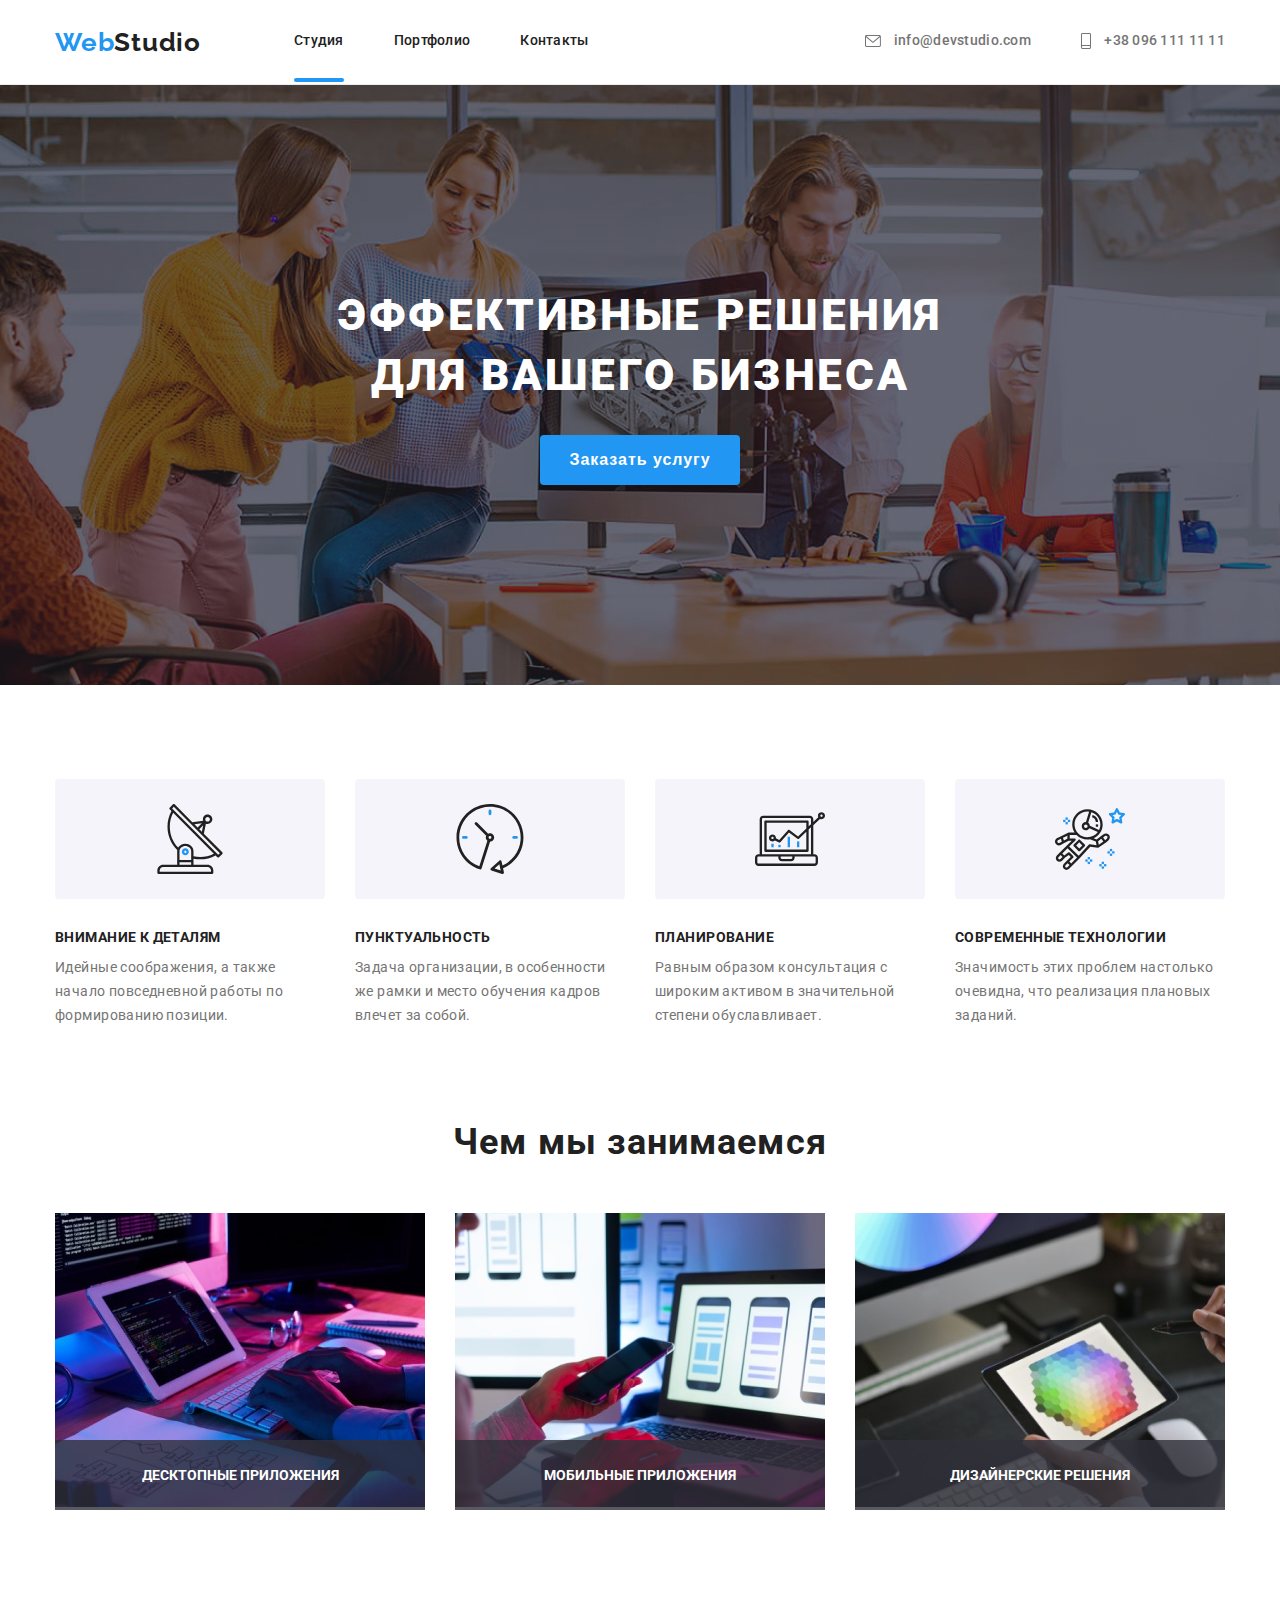
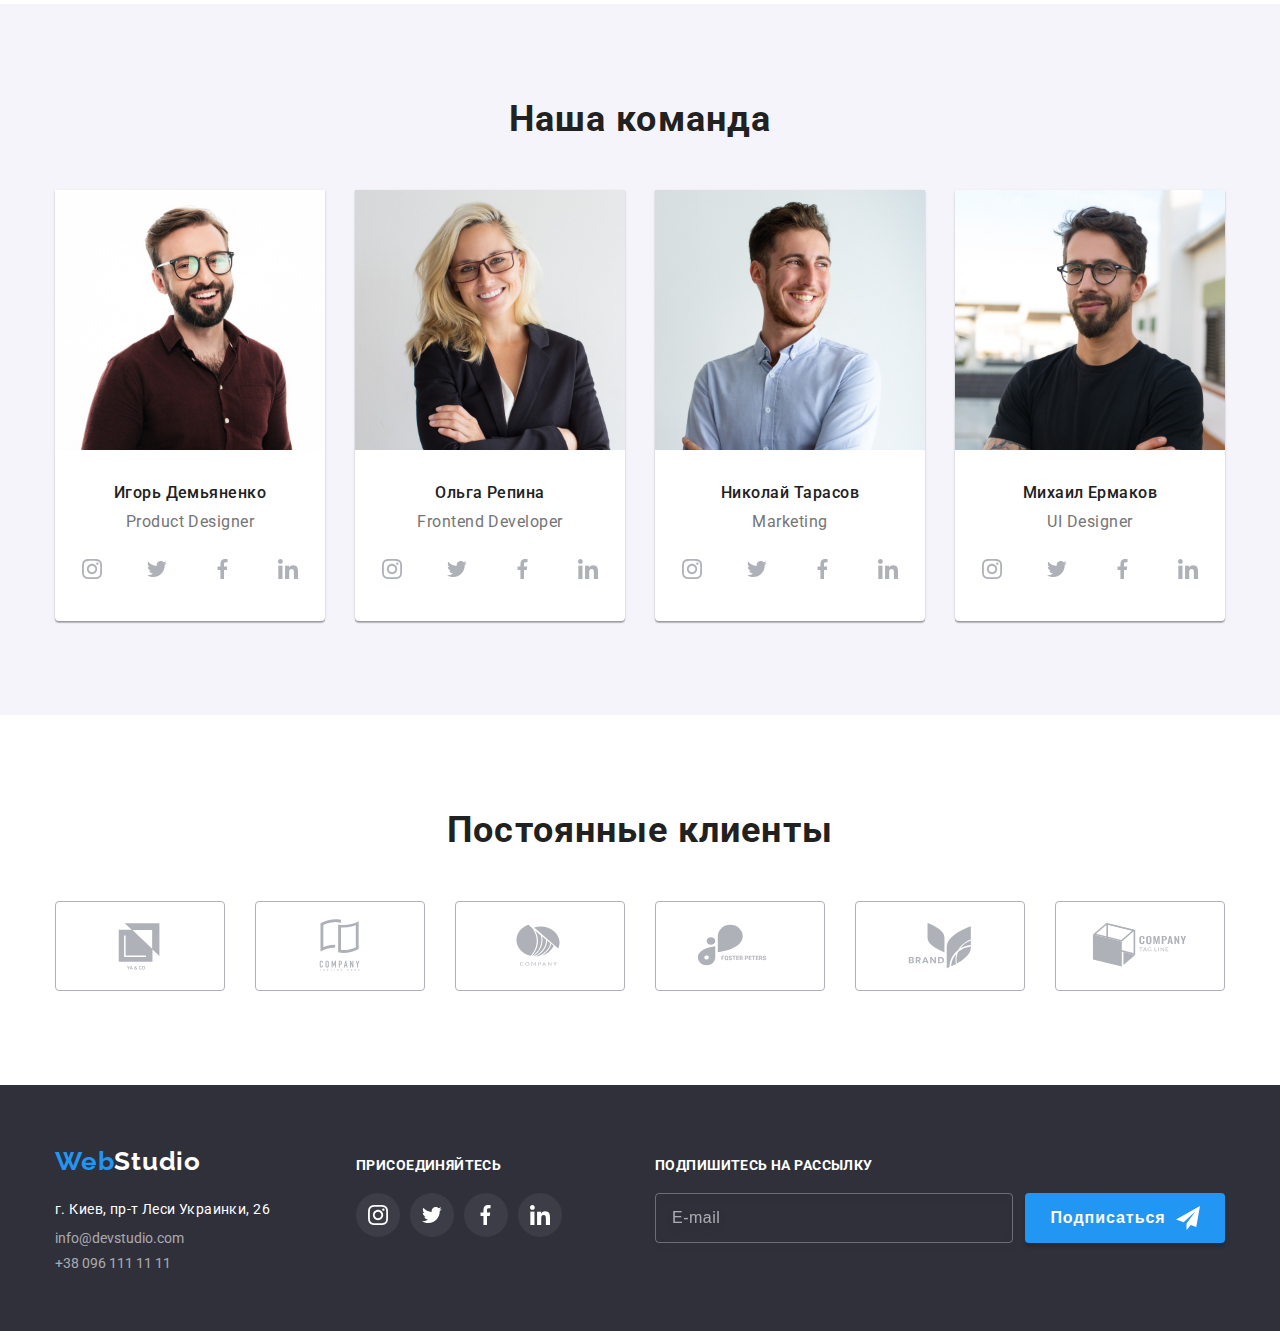
<file: index.html>
<!DOCTYPE html>
<html lang="ru">
  <head>
    <meta charset="UTF-8" />
    <meta http-equiv="X-UA-Compatible" content="IE=edge" />
    <meta name="viewport" content="width=device-width, initial-scale=1.0" />
    <title>WebStudio</title>
    <link rel="preconnect" href="https://fonts.googleapis.com" />
    <link rel="preconnect" href="https://fonts.gstatic.com" crossorigin />
    <link
      href="https://fonts.googleapis.com/css2?family=Raleway:wght@700&family=Roboto:wght@400;500;700;900&display=swap"
      rel="stylesheet"
    />
    <link rel="stylesheet" href="./css/reset.css" />
    <link rel="stylesheet" href="./css/style.css" />
  </head>
  <body>
    <header>
      <div class="container header-container">
        <nav class="nav">
          <a lang="en" href="./index.html" class="logo"
            >Web<span class="color-black">Studio</span></a
          >
          <ul class="links">
            <li><a class="active" href="./index.html">Студия</a></li>
            <li><a href="./portfolio.html">Портфолио</a></li>
            <li><a href="">Контакты</a></li>
          </ul>
        </nav>
        <ul class="contacts">
          <li class="contact-item">
            <a class="contact-mail" href="mailto:info@devstudio.com">
              <svg class="contacts-icon" width="16" height="12">
                <use href="./images/icons.svg#icon-mail"></use>
              </svg>
              info@devstudio.com</a
            >
          </li>
          <li class="contact-item">
            <a class="contact-mail" href="tel:+380961111111">
              <svg class="contacts-icon" width="10" height="16">
                <use href="./images/icons.svg#icon-phone"></use>
              </svg>
              +38 096 111 11 11</a
            >
          </li>
        </ul>
      </div>
    </header>
    <main>
      <!-- ButtonBox hero -->
      <section class="hero">
        <h1 class="hero-title">Эффективные решения для вашего бизнеса</h1>
        <button type="button" class="hero-btn" data-modal-open>Заказать услугу</button>
      </section>
      <!-- Features -->
      <section class="feature-section">
        <h2 hidden>Наши преимущества</h2>
        <div class="container features-container">
          <ul class="list features-list">
            <li class="features-item">
              <div class="features-pic">
                <svg class="features-icon" width="70" height="70">
                  <use href="./images/icons.svg#icon-antena"></use>
                </svg>
              </div>
              <h3 class="title-features">Внимание к деталям</h3>
              <p class="discription-features">
                Идейные соображения, а также начало повседневной работы по формированию позиции.
              </p>
            </li>
            <li class="features-item">
              <div class="features-pic">
                <svg class="features-icon" width="70" height="70">
                  <use href="./images/icons.svg#icon-time"></use>
                </svg>
              </div>
              <h3 class="title-features">Пунктуальность</h3>
              <p class="discription-features">
                Задача организации, в особенности же рамки и место обучения кадров влечет за собой.
              </p>
            </li>
            <li class="features-item">
              <div class="features-pic">
                <svg class="features-icon" width="70" height="70">
                  <use href="./images/icons.svg#icon-graph"></use>
                </svg>
              </div>
              <h3 class="title-features">Планирование</h3>
              <p class="discription-features">
                Равным образом консультация с широким активом в значительной степени обуславливает.
              </p>
            </li>
            <li class="features-item">
              <div class="features-pic">
                <svg class="features-icon" width="70" height="70">
                  <use href="./images/icons.svg#icon-cosmo"></use>
                </svg>
              </div>
              <h3 class="title-features">Современные технологии</h3>
              <p class="discription-features">
                Значимость этих проблем настолько очевидна, что реализация плановых заданий.
              </p>
            </li>
          </ul>
        </div>
      </section>
      <!-- AboutUs -->
      <section class="section">
        <h2 class="about-title">Чем мы занимаемся</h2>
        <div class="container">
          <ul class="about-img-list">
            <li class="about-list-item">
              <img src="./images/box_1.jpg" alt="руки печатают" width="370" height="294" />
              <h3 class="services-list-title">Десктопные приложения</h3>
            </li>
            <li class="about-list-item">
              <img src="./images/box_2.jpg" alt="телефон" width="370" height="294" />
              <h3 class="services-list-title">Мобильные приложения</h3>
            </li>
            <li class="about-list-item">
              <img src="./images/box_3.jpg" alt="планшет" width="370" height="294" />
              <h3 class="services-list-title">Дизайнерские решения</h3>
            </li>
          </ul>
        </div>
      </section>
      <!-- OurTeam -->
      <section class="section team-section">
        <h2 class="title-team">Наша команда</h2>
        <div class="container our-team-container">
          <ul class="list list-team">
            <li class="team-card">
              <img src="./images/team_1.jpg" alt="дизайнер продукта" width="270" height="260" />
              <div class="description-card">
                <h3 class="team-mate">Игорь Демьяненко</h3>
                <p lang="en" class="team-position">Product Designer</p>
                <ul class="worker-social">
                  <li class="social-item">
                    <a class="social-link" href="https://www.instagram.com" target="_blank">
                      <svg class="social-network" width="20" height="20">
                        <use href="./images/icons.svg#icon-instagram"></use>
                      </svg>
                    </a>
                  </li>
                  <li class="social-item">
                    <a class="social-link" href="https://twitter.com" target="_blank">
                      <svg class="social-network" width="20" height="20">
                        <use href="./images/icons.svg#icon-twitter"></use>
                      </svg>
                    </a>
                  </li>
                  <li class="social-item">
                    <a class="social-link" href="https://www.facebook.com" target="_blank">
                      <svg class="social-network" width="20" height="20">
                        <use href="./images/icons.svg#icon-facebook"></use>
                      </svg>
                    </a>
                  </li>
                  <li class="social-item">
                    <a class="social-link" href="https://www.linkedin.com" target="_blank">
                      <svg class="social-network" width="20" height="20">
                        <use href="./images/icons.svg#icon-linkedin"></use>
                      </svg>
                    </a>
                  </li>
                </ul>
              </div>
            </li>
            <li class="team-card">
              <img src="./images/team_2.jpg" alt="фронтенд разработчик" width="270" height="260" />
              <div class="description-card">
                <h3 class="team-mate">Ольга Репина</h3>
                <p lang="en" class="team-position">Frontend Developer</p>
                <ul class="worker-social">
                  <li class="social-item">
                    <a class="social-link" href="https://www.instagram.com" target="_blank">
                      <svg class="social-network" width="20" height="20">
                        <use href="./images/icons.svg#icon-instagram"></use>
                      </svg>
                    </a>
                  </li>
                  <li class="social-item">
                    <a class="social-link" href="https://twitter.com" target="_blank">
                      <svg class="social-network" width="20" height="20">
                        <use href="./images/icons.svg#icon-twitter"></use>
                      </svg>
                    </a>
                  </li>
                  <li class="social-item">
                    <a class="social-link" href="https://www.facebook.com" target="_blank">
                      <svg class="social-network" width="20" height="20">
                        <use href="./images/icons.svg#icon-facebook"></use>
                      </svg>
                    </a>
                  </li>
                  <li class="social-item">
                    <a class="social-link" href="https://www.linkedin.com" target="_blank">
                      <svg class="social-network" width="20" height="20">
                        <use href="./images/icons.svg#icon-linkedin"></use>
                      </svg>
                    </a>
                  </li>
                </ul>
              </div>
            </li>
            <li class="team-card">
              <img src="./images/team_3.jpg" alt="маркетолог" width="270" height="260" />
              <div class="description-card">
                <h3 class="team-mate">Николай Тарасов</h3>
                <p lang="en" class="team-position">Marketing</p>
                <ul class="worker-social">
                  <li class="social-item">
                    <a class="social-link" href="https://www.instagram.com" target="_blank">
                      <svg class="social-network" width="20" height="20">
                        <use href="./images/icons.svg#icon-instagram"></use>
                      </svg>
                    </a>
                  </li>
                  <li class="social-item">
                    <a class="social-link" href="https://twitter.com" target="_blank">
                      <svg class="social-network" width="20" height="20">
                        <use href="./images/icons.svg#icon-twitter"></use>
                      </svg>
                    </a>
                  </li>
                  <li class="social-item">
                    <a class="social-link" href="https://www.facebook.com" target="_blank">
                      <svg class="social-network" width="20" height="20">
                        <use href="./images/icons.svg#icon-facebook"></use>
                      </svg>
                    </a>
                  </li>
                  <li class="social-item">
                    <a class="social-link" href="https://www.linkedin.com" target="_blank">
                      <svg class="social-network" width="20" height="20">
                        <use href="./images/icons.svg#icon-linkedin"></use>
                      </svg>
                    </a>
                  </li>
                </ul>
              </div>
            </li>
            <li class="team-card">
              <img src="./images/team_4.jpg" alt="дизайнер интерфейса" width="270" height="260" />
              <div class="description-card">
                <h3 class="team-mate">Михаил Ермаков</h3>
                <p lang="en" class="team-position">UI Designer</p>
                <ul class="worker-social">
                  <li class="social-item">
                    <a class="social-link" href="https://www.instagram.com" target="_blank">
                      <svg class="social-network" width="20" height="20">
                        <use href="./images/icons.svg#icon-instagram"></use>
                      </svg>
                    </a>
                  </li>
                  <li class="social-item">
                    <a class="social-link" href="https://twitter.com" target="_blank">
                      <svg class="social-network" width="20" height="20">
                        <use href="./images/icons.svg#icon-twitter"></use>
                      </svg>
                    </a>
                  </li>
                  <li class="social-item">
                    <a class="social-link" href="https://www.facebook.com" target="_blank">
                      <svg class="social-network" width="20" height="20">
                        <use href="./images/icons.svg#icon-facebook"></use>
                      </svg>
                    </a>
                  </li>
                  <li class="social-item">
                    <a class="social-link" href="https://www.linkedin.com" target="_blank">
                      <svg class="social-network" width="20" height="20">
                        <use href="./images/icons.svg#icon-linkedin"></use>
                      </svg>
                    </a>
                  </li>
                </ul>
              </div>
            </li>
          </ul>
        </div>
      </section>
      <!-- Regular Customers -->
      <section class="customers">
        <div class="container">
          <h2 class="title-team">Постоянные клиенты</h2>
          <ul class="customers-list">
            <li class="customers-item">
              <a class="customers-link" href="/">
                <svg class="customers-logo" width="106" height="60">
                  <use href="./images/icons.svg#icon-company1"></use>
                </svg>
              </a>
            </li>
            <li class="customers-item">
              <a class="customers-link" href="/">
                <svg class="customers-logo" width="106" height="60">
                  <use href="./images/icons.svg#icon-company2"></use>
                </svg>
              </a>
            </li>
            <li class="customers-item">
              <a class="customers-link" href="/">
                <svg class="customers-logo" width="106" height="60">
                  <use href="./images/icons.svg#icon-company3"></use>
                </svg>
              </a>
            </li>
            <li class="customers-item">
              <a class="customers-link" href="/">
                <svg class="customers-logo" width="106" height="60">
                  <use href="./images/icons.svg#icon-company4"></use>
                </svg>
              </a>
            </li>
            <li class="customers-item">
              <a class="customers-link" href="/">
                <svg class="customers-logo" width="106" height="60">
                  <use href="./images/icons.svg#icon-company5"></use>
                </svg>
              </a>
            </li>
            <li class="customers-item">
              <a class="customers-link" href="/">
                <svg class="customers-logo" width="106" height="60">
                  <use href="./images/icons.svg#icon-company6"></use>
                </svg>
              </a>
            </li>
          </ul>
        </div>
      </section>
    </main>
    <footer class="foot-container">
      <div class="container">
        <div class="footer-adress">
          <a lang="en" href="./index.html" class="logo"
            >Web<span class="color-logo-footer">Studio</span></a
          >
          <ul class="footer">
            <li class="footer-item">
              <address>
                <a class="foot-adress" href="https://goo.gl/maps/8ebgqSX6K33a8LGr6"
                  >г. Киев, пр-т Леси Украинки, 26</a
                >
              </address>
            </li>
            <li class="footer-item">
              <a class="foot-contacts" href="mailto:info@devstudio.com">info@devstudio.com</a>
            </li>
            <li class="footer-item">
              <a class="foot-contacts" href="tel:+380961111111">+38 096 111 11 11</a>
            </li>
          </ul>
        </div>
        <div class="footer-social">
          <h2 class="footer-title">присоединяйтесь</h2>
          <ul class="footer-social-list">
            <li class="footer-social-item">
              <a class="footer-social-link" href="https://www.instagram.com" target="_blank">
                <svg class="footer-social-icon" width="20" height="20">
                  <use href="./images/icons.svg#icon-instagram"></use>
                </svg>
              </a>
            </li>
            <li class="footer-social-item">
              <a class="footer-social-link" href="https://twitter.com" target="_blank">
                <svg class="footer-social-icon" width="20" height="20">
                  <use href="./images/icons.svg#icon-twitter"></use>
                </svg>
              </a>
            </li>
            <li class="footer-social-item">
              <a class="footer-social-link" href="https://www.facebook.com" target="_blank">
                <svg class="footer-social-icon" width="20" height="20">
                  <use href="./images/icons.svg#icon-facebook"></use>
                </svg>
              </a>
            </li>
            <li class="footer-social-item">
              <a class="footer-social-link" href="https://www.linkedin.com" target="_blank">
                <svg class="footer-social-icon" width="20" height="20">
                  <use href="./images/icons.svg#icon-linkedin"></use>
                </svg>
              </a>
            </li>
          </ul>
        </div>
        <form class="subscription-form">
          <p class="subs-title">Подпишитесь на рассылку</p>
          <div class="subscription">
            <label for="subs-email"></label>
            <input
              class="subs-input"
              id="subs-email"
              name="subs-email"
              type="email"
              placeholder="E-mail"
              autocomplete="email"
            />
            <button class="subs-btn" type="submit">
              Подписаться
              <svg class="icon-send" width="24" height="24">
                <use href="./images/icons.svg#icon-send"></use>
              </svg>
            </button>
          </div>
        </form>
      </div>
    </footer>
    <!-- Modal Button -->
    <div class="backdrop is-hidden" data-modal>
      <div class="modal">
        <button class="modal-btn" type="button" data-modal-close>
          <svg class="logo-close" width="11px" height="11px">
            <use href="./images/icons.svg#icon-close"></use>
          </svg>
        </button>
        <form class="main-form">
          <b class="form-title">Оставьте свои данные, мы вам перезвоним</b>
          <div class="form-field">
            <label class="field-label" for="name">Имя</label>
            <input class="field-input" id="name" type="text" name="name" autocomplete="name" />
            <svg class="icon-input" width="18px" height="18px">
              <use href="./images/icons.svg#icon-person"></use>
            </svg>
          </div>
          <div class="form-field">
            <label class="field-label" for="tel">Телефон</label>
            <input class="field-input" id="tel" type="tel" name="tel" autocomplete="tel" />
            <svg class="icon-input" width="13" height="13">
              <use href="./images/icons.svg#icon-phone2"></use>
            </svg>
          </div>
          <div class="form-field">
            <label class="field-label" for="email">Почта</label>
            <input class="field-input" id="email" type="email" name="email" autocomplete="email" />
            <svg class="icon-input" width="18px" height="18px">
              <use href="./images/icons.svg#icon-email"></use>
            </svg>
          </div>
          <div class="form-field comment">
            <label class="field-label" for="comment">Комментарий</label>
            <textarea
              class="field-input textarea"
              id="comment"
              name="comment"
              placeholder="Введите текст"
            ></textarea>
          </div>
          <label class="check-label">
            <input class="check-input" type="checkbox" name="checkbox" value="checkbox" />
            <span class="check-ico">
              <svg width="16" height="15">
                <use href="./images/checked.svg"></use>
              </svg>
            </span>
            Соглашаюсь с рассылкой и принимаю<a class="policy-link" href="">Условия договора</a>
          </label>

          <button class="send-btn" type="submit">Отправить</button>
        </form>
      </div>
    </div>
    <script src="js/modal.js"></script>
  </body>
</html>
</file>
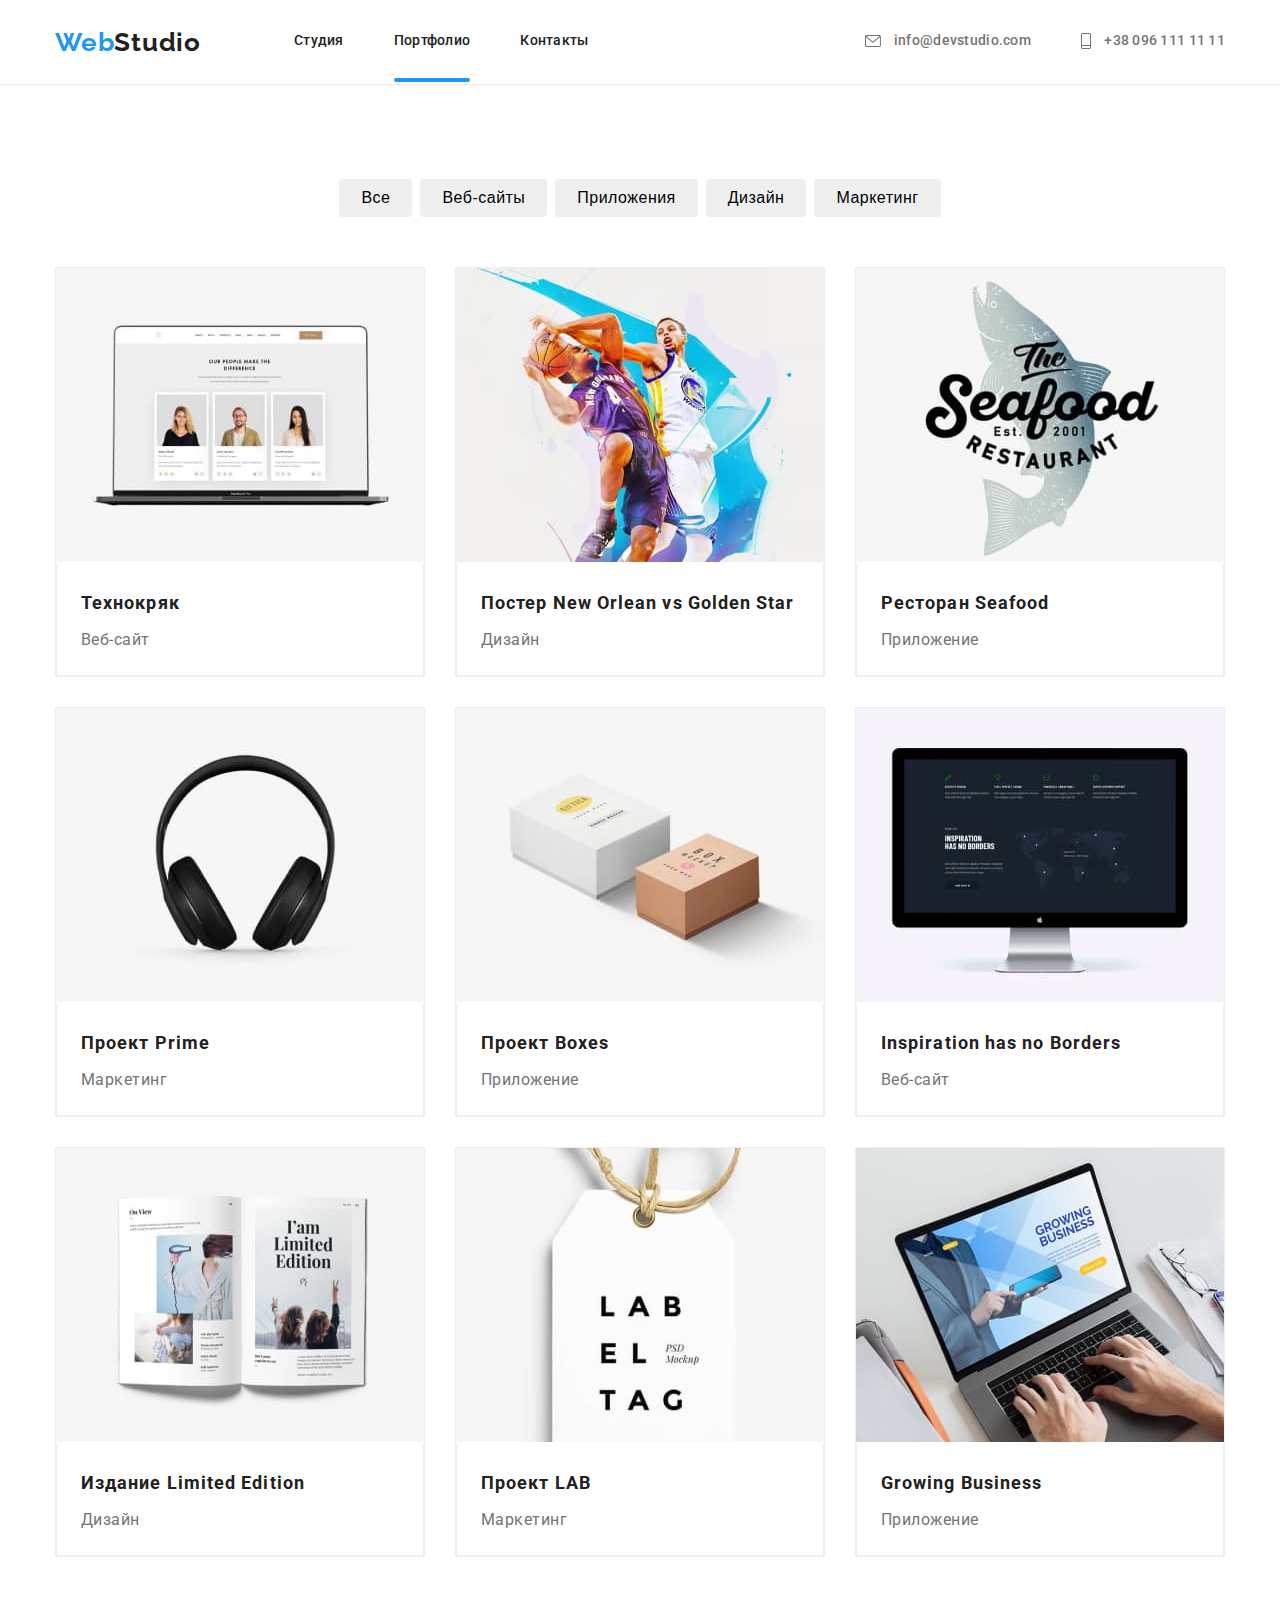
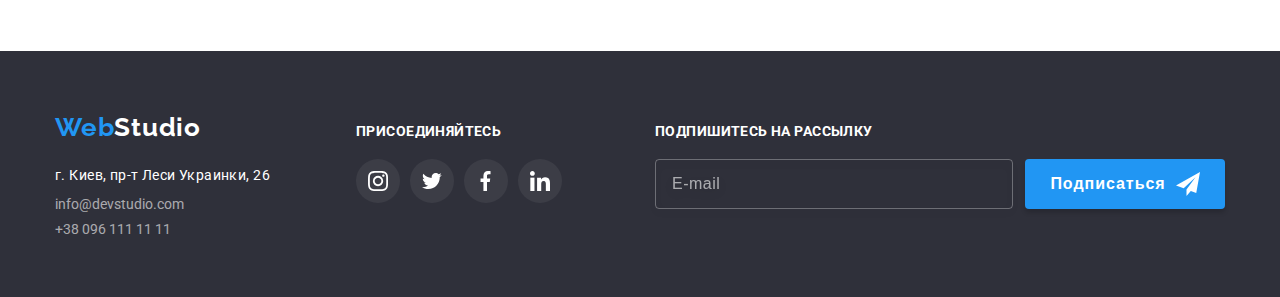
<file: portfolio.html>
<!DOCTYPE html>
<html lang="ru">
  <head>
    <meta charset="UTF-8" />
    <meta http-equiv="X-UA-Compatible" content="IE=edge" />
    <meta name="viewport" content="width=device-width, initial-scale=1.0" />
    <title>WebStudio</title>
    <link rel="preconnect" href="https://fonts.googleapis.com" />
    <link rel="preconnect" href="https://fonts.gstatic.com" crossorigin />
    <link
      href="https://fonts.googleapis.com/css2?family=Raleway:wght@700&family=Roboto:wght@400;500;700;900&display=swap"
      rel="stylesheet"
    />
    <link rel="stylesheet" href="./css/reset.css" />
    <link rel="stylesheet" href="./css/style.css" />
  </head>
  <body>
    <header>
      <div class="container">
        <nav class="nav">
          <a lang="en" href="./index.html" class="logo"
            >Web<span class="color-black">Studio</span></a
          >
          <ul class="links">
            <li><a href="./index.html">Студия</a></li>
            <li><a class="active" href="./portfolio.html">Портфолио</a></li>
            <li><a href="">Контакты</a></li>
          </ul>
        </nav>
        <ul class="contacts">
          <li class="contact-item">
            <a class="contact-mail" href="mailto:info@devstudio.com">
              <svg class="contacts-icon" width="16" height="12">
                <use href="./images/icons.svg#icon-mail"></use>
              </svg>
              info@devstudio.com</a
            >
          </li>
          <li class="contact-item">
            <a class="contact-mail" href="tel:+380961111111">
              <svg class="contacts-icon" width="10" height="16">
                <use href="./images/icons.svg#icon-phone"></use>
              </svg>
              +38 096 111 11 11</a
            >
          </li>
        </ul>
      </div>
    </header>
    <main>
      <section class="section">
        <h1 hidden>Портфолио</h1>
        <div class="container">
          <ul class="buttons">
            <li class="btn-item"><button type="button" class="btn-filter">Все</button></li>
            <li class="btn-item"><button type="button" class="btn-filter">Веб-сайты</button></li>
            <li class="btn-item"><button type="button" class="btn-filter">Приложения</button></li>
            <li class="btn-item"><button type="button" class="btn-filter">Дизайн</button></li>
            <li class="btn-item"><button type="button" class="btn-filter">Маркетинг</button></li>
          </ul>
          <ul class="portfolio-list">
            <li class="portfolio-item">
              <a class="portfolio-card" href="#">
                <div class="gallery-overlay">
                  <img src="./images/portfolio/portf1.jpg" alt="ноутбук" width="370" height="294" />
                  <p class="overlay-text">
                    Технокряк это современная площадка распространения коронавируса. Компании
                    используют эту платформу для цифрового шпионажа и атак на защищённые сервера
                    конкурентов.
                  </p>
                </div>
                <div class="portfolio-descript-card">
                  <h2 class="portfolio-title">Технокряк</h2>
                  <p class="portfolio-type">Веб-сайт</p>
                </div>
              </a>
            </li>
            <li class="portfolio-item">
              <a class="portfolio-card" href="#">
                <div class="gallery-overlay">
                  <img
                    src="./images/portfolio/portf2.jpg"
                    alt="баскетбол"
                    width="370"
                    height="294"
                  />
                  <p class="overlay-text">
                    Технокряк это современная площадка распространения коронавируса. Компании
                    используют эту платформу для цифрового шпионажа и атак на защищённые сервера
                    конкурентов.
                  </p>
                </div>
                <div class="portfolio-descript-card">
                  <h2 lang="en" class="portfolio-title">Постер New Orlean vs Golden Star</h2>
                  <p class="portfolio-type">Дизайн</p>
                </div>
              </a>
            </li>
            <li class="portfolio-item">
              <a class="portfolio-card" href="#">
                <div class="gallery-overlay">
                  <img
                    src="./images/portfolio/portf3.jpg"
                    alt="ресторан"
                    width="370"
                    height="294"
                  />
                  <p class="overlay-text">
                    Технокряк это современная площадка распространения коронавируса. Компании
                    используют эту платформу для цифрового шпионажа и атак на защищённые сервера
                    конкурентов.
                  </p>
                </div>
                <div class="portfolio-descript-card">
                  <h2 class="portfolio-title">Ресторан Seafood</h2>
                  <p class="portfolio-type">Приложение</p>
                </div>
              </a>
            </li>
            <li class="portfolio-item">
              <a class="portfolio-card" href="#">
                <div class="gallery-overlay">
                  <img
                    src="./images/portfolio/portf4.jpg"
                    alt="наушники"
                    width="370"
                    height="294"
                  />
                  <p class="overlay-text">
                    Технокряк это современная площадка распространения коронавируса. Компании
                    используют эту платформу для цифрового шпионажа и атак на защищённые сервера
                    конкурентов.
                  </p>
                </div>
                <div class="portfolio-descript-card">
                  <h2 class="portfolio-title">Проект Prime</h2>
                  <p class="portfolio-type">Маркетинг</p>
                </div>
              </a>
            </li>
            <li class="portfolio-item">
              <a class="portfolio-card" href="#">
                <div class="gallery-overlay">
                  <img src="./images/portfolio/portf5.jpg" alt="коробки" width="370" height="294" />
                  <p class="overlay-text">
                    Технокряк это современная площадка распространения коронавируса. Компании
                    используют эту платформу для цифрового шпионажа и атак на защищённые сервера
                    конкурентов.
                  </p>
                </div>
                <div class="portfolio-descript-card">
                  <h2 class="portfolio-title">Проект Boxes</h2>
                  <p class="portfolio-type">Приложение</p>
                </div>
              </a>
            </li>
            <li class="portfolio-item">
              <a class="portfolio-card" href="#">
                <div class="gallery-overlay">
                  <img src="./images/portfolio/portf6.jpg" alt="монитор" width="370" height="294" />
                  <p class="overlay-text">
                    Технокряк это современная площадка распространения коронавируса. Компании
                    используют эту платформу для цифрового шпионажа и атак на защищённые сервера
                    конкурентов.
                  </p>
                </div>
                <div class="portfolio-descript-card">
                  <h2 lang="en" class="portfolio-title">Inspiration has no Borders</h2>
                  <p class="portfolio-type">Веб-сайт</p>
                </div>
              </a>
            </li>
            <li class="portfolio-item">
              <a class="portfolio-card" href="#">
                <div class="gallery-overlay">
                  <img src="./images/portfolio/portf7.jpg" alt="журнал" width="370" height="294" />
                  <p class="overlay-text">
                    Технокряк это современная площадка распространения коронавируса. Компании
                    используют эту платформу для цифрового шпионажа и атак на защищённые сервера
                    конкурентов.
                  </p>
                </div>
                <div class="portfolio-descript-card">
                  <h2 class="portfolio-title">Издание Limited Edition</h2>
                  <p class="portfolio-type">Дизайн</p>
                </div>
              </a>
            </li>
            <li class="portfolio-item">
              <a class="portfolio-card" href="#">
                <div class="gallery-overlay">
                  <img src="./images/portfolio/portf8.jpg" alt="бирка" width="370" height="294" />
                  <p class="overlay-text">
                    Технокряк это современная площадка распространения коронавируса. Компании
                    используют эту платформу для цифрового шпионажа и атак на защищённые сервера
                    конкурентов.
                  </p>
                </div>
                <div class="portfolio-descript-card">
                  <h2 class="portfolio-title">Проект LAB</h2>
                  <p class="portfolio-type">Маркетинг</p>
                </div>
              </a>
            </li>
            <li class="portfolio-item">
              <a class="portfolio-card" href="#">
                <div class="gallery-overlay">
                  <img
                    src="./images/portfolio/portf9.jpg"
                    alt="печатают"
                    width="370"
                    height="294"
                  />
                  <p class="overlay-text">
                    Технокряк это современная площадка распространения коронавируса. Компании
                    используют эту платформу для цифрового шпионажа и атак на защищённые сервера
                    конкурентов.
                  </p>
                </div>
                <div class="portfolio-descript-card">
                  <h2 lang="en" class="portfolio-title">Growing Business</h2>
                  <p class="portfolio-type">Приложение</p>
                </div>
              </a>
            </li>
          </ul>
        </div>
      </section>
    </main>
    <footer class="foot-container">
      <div class="container foot-container">
        <div class="footer-adress">
          <a lang="en" href="./index.html" class="logo"
            >Web<span class="color-logo-footer">Studio</span></a
          >
          <ul class="footer">
            <li class="footer-item">
              <address>
                <a class="foot-adress" href="https://goo.gl/maps/8ebgqSX6K33a8LGr6"
                  >г. Киев, пр-т Леси Украинки, 26</a
                >
              </address>
            </li>
            <li class="footer-item">
              <a class="foot-contacts" href="mailto:info@devstudio.com">info@devstudio.com</a>
            </li>
            <li class="footer-item">
              <a class="foot-contacts" href="tel:+380961111111">+38 096 111 11 11</a>
            </li>
          </ul>
        </div>
        <div class="footer-social">
          <h2 class="footer-title">присоединяйтесь</h2>
          <ul class="footer-social-list">
            <li class="footer-social-item">
              <a class="footer-social-link" href="https://www.instagram.com" target="_blank">
                <svg class="footer-social-icon" width="20" height="20">
                  <use href="./images/icons.svg#icon-instagram"></use>
                </svg>
              </a>
            </li>
            <li class="footer-social-item">
              <a class="footer-social-link" href="https://twitter.com" target="_blank">
                <svg class="footer-social-icon" width="20" height="20">
                  <use href="./images/icons.svg#icon-twitter"></use>
                </svg>
              </a>
            </li>
            <li class="footer-social-item">
              <a class="footer-social-link" href="https://www.facebook.com" target="_blank">
                <svg class="footer-social-icon" width="20" height="20">
                  <use href="./images/icons.svg#icon-facebook"></use>
                </svg>
              </a>
            </li>
            <li class="footer-social-item">
              <a class="footer-social-link" href="https://www.linkedin.com" target="_blank">
                <svg class="footer-social-icon" width="20" height="20">
                  <use href="./images/icons.svg#icon-linkedin"></use>
                </svg>
              </a>
            </li>
          </ul>
        </div>
        <form class="subscription-form">
          <p class="subs-title">Подпишитесь на рассылку</p>
          <div class="subscription">
            <label for="subs-email"></label>
            <input
              class="subs-input"
              id="subs-email"
              name="subs-email"
              type="email"
              placeholder="E-mail"
              autocomplete="email"
            />
            <button class="subs-btn" type="submit">
              Подписаться
              <svg class="icon-send" width="24" height="24">
                <use href="./images/icons.svg#icon-send"></use>
              </svg>
            </button>
          </div>
        </form>
      </div>
    </footer>
  </body>
</html>
</file>
<file: css/style.css>
:root {
  --main-font: 'Roboto', sans-serif;
  --logo-font: 'Raleway', sans-serif;
  --main-color: #212121;
  --sec-color: #757575;
  --active-color: #2196f3;
  --white-color: #fff;
  --btn-hover: #188ce8;
  --hero-color: #2f303a;
  --team-bg: #f5f4fa;
  --footer-cont: rgba(255, 255, 255, 0.6);
}
body {
  font-family: var(--main-font);
  color: var(--main-color);
  font-size: 14px;
  font-style: normal;
}
.list {
  list-style: none;
  margin: 0;
  padding: 0;
}
.section {
  padding: 94px 0;
}
.container {
  width: 1200px;
  margin: 0 auto;
  padding: 0 15px;
  /* outline: 1px solid tomato; */
}
/* Header */
header {
  border-bottom: 1px solid #ececec;
}
.nav,
.links,
.contacts,
header .container {
  display: flex;
  justify-content: space-between;
}
header .logo {
  margin-right: 93px;
  display: flex;
  align-items: center;
  font-family: var(--logo-font);
  font-weight: bold;
  font-size: 26px;
  line-height: calc(31 / 26);
  letter-spacing: 0.03em;
  color: var(--active-color);
}
.color-black {
  color: var(--main-color);
}
.contacts a,
.links a {
  position: relative;
  font-weight: 500;
  font-size: 14px;
  line-height: calc(16 / 14);
  letter-spacing: 0.02em;
  color: var(--main-color);
  padding: 32px 0;
  display: inline-block;
  margin-right: 50px;
  transition: color 250ms cubic-bezier(0.4, 0, 0.2, 1);
}
.contacts a {
  color: var(--sec-color);
}
.contacts li:last-child a,
.links li:last-child a {
  margin-right: 0%;
}
.contacts-icon {
  fill: #757575;
  margin-right: 10px;
  vertical-align: middle;
  transition: fill 250ms cubic-bezier(0.4, 0, 0.2, 1);
}

.contacts-icon:hover,
.contacts-icon:focus {
  fill: #2196f3;
}
.contact-mail:hover .contacts-icon,
.contact-mail:focus .contacts-icon {
  fill: #2196f3;
}
.contacts a:hover,
.contacts a:focus,
.links a:hover,
.links a:focus {
  color: var(--active-color);
}

.active {
  color: var(--active-color);
}

.active::after {
  content: '';
  display: block;
  position: relative;
  top: 30px;
  bottom: -1px;
  width: 100%;
  height: 4px;
  background-color: var(--active-color);
  border-radius: 4px;
}
/* Hero */
.hero {
  padding: 200px 0;
  background: var(--hero-color);
  background-image: linear-gradient(rgba(47, 48, 58, 0.4), rgba(47, 48, 58, 0.4)),
    url(../images/hero.jpg);
  max-width: 1600px;
  background-repeat: no-repeat;
  background-position: center;
  margin: auto;
  background-size: cover;
}

.hero-title {
  font-size: 44px;
  color: var(--white-color);
  font-weight: 900;
  font-size: 44px;
  line-height: calc(60 / 44);
  text-align: center;
  letter-spacing: 0.06em;
  max-width: 650px;
  margin: 0 auto;
  margin-bottom: 30px;
  text-transform: uppercase;
}
.hero-btn,
.subs-btn,
.send-btn {
  padding: 10px 0;
  border-radius: 4px;
  margin: 0 auto;
  display: block;
  min-width: 200px;
  min-height: 50px;
  background: var(--active-color);
  box-shadow: 0px 4px 4px rgba(0, 0, 0, 0.15);
  font-weight: bold;
  font-size: 16px;
  line-height: calc(30 / 16);
  letter-spacing: 0.06em;
  color: var(--white-color);
  transition: background-color 250ms cubic-bezier(0.4, 0, 0.2, 1);
}
.hero-btn:hover,
.hero-btn:focus,
.subs-btn:hover,
.subs-btn:focus,
.send-btn:hover,
.send-btn:focus {
  background: var(--btn-hover);
}
/* Features */
.features-pic {
  background-color: #f5f4fa;
  border-radius: 4px;
  height: 120px;
  padding: 25px 100px;
  margin-bottom: 30px;
}
.feature-section {
  padding-top: 94px;
}
.features-list {
  display: flex;
  justify-content: space-between;
}
.features-item {
  width: 270px;
}
.features-list .features-item + .features-item {
  margin-left: 30px;
}
.title-features {
  margin-bottom: 10px;
  font-weight: bold;
  font-size: 14px;
  line-height: calc(16 / 14);
  letter-spacing: 0.03em;
  text-transform: uppercase;
}
.discription-features {
  color: var(--sec-color);
  font-weight: normal;
  font-size: 14px;
  line-height: calc(24 / 14);
  letter-spacing: 0.03em;
}
/* AboutUs */
.about-title {
  text-align: center;
  margin-bottom: 50px;
  font-style: normal;
  font-weight: bold;
  font-size: 36px;
  line-height: calc(42 / 36);
  text-align: center;
  letter-spacing: 0.03em;
}
.about-img-list {
  display: flex;
}
.about-img-list .about-list-item + .about-list-item {
  margin-left: 30px;
}
.about-list-item {
  position: relative;
}
.services-list-title {
  position: absolute;
  bottom: 0;
  left: 0;
  width: 100%;
  padding-top: 27px;
  padding-bottom: 27px;
  font-size: inherit;
  font-weight: bold;
  text-align: center;
  text-transform: uppercase;
  color: var(--white-color);
  background-color: rgba(47, 48, 58, 0.8);
}
/* OurTeam */
.team-section {
  background: var(--team-bg);
}
.title-team {
  margin-bottom: 50px;
  font-style: normal;
  font-weight: bold;
  font-size: 36px;
  line-height: calc(42 / 36);
  text-align: center;
  letter-spacing: 0.03em;
}
.list-team {
  display: flex;
  flex-wrap: wrap;
}
.list-team .team-card + .team-card {
  margin-left: 30px;
}
.team-card {
  width: 270px;
  background: var(--white-color);
  box-shadow: 0px 1px 3px rgba(0, 0, 0, 0.12), 0px 1px 1px rgba(0, 0, 0, 0.14),
    0px 2px 1px rgba(0, 0, 0, 0.2);
  border-radius: 0px 0px 4px 4px;
}
.description-card {
  padding: 30px 15px;
  text-align: center;
}
.team-mate {
  margin-bottom: 10px;
  font-style: normal;
  font-weight: 500;
  font-size: 16px;
  line-height: calc(19 / 16);
  text-align: center;
  letter-spacing: 0.03em;
}
.team-position {
  color: var(--sec-color);
  font-style: normal;
  font-weight: normal;
  font-size: 16px;
  line-height: calc(19 / 16);
  text-align: center;
  letter-spacing: 0.03em;
}
.worker-social {
  display: flex;
  margin-top: 16px;
  justify-content: space-between;
}

.social-link {
  display: flex;
  justify-content: center;
  align-items: center;
  width: 44px;
  height: 44px;
  border-radius: 50%;
  color: #afb1b8;
  transition: background-color 250ms cubic-bezier(0.4, 0, 0.2, 1);
}

.social-link:hover,
.social-link:focus {
  background-color: var(--active-color);
  color: var(--white-color);
}

.social-network {
  fill: currentColor;
  transition: fill 250ms cubic-bezier(0.4, 0, 0.2, 1);
}
/* Regular Customers */
.customers {
  padding-top: 94px;
  padding-bottom: 94px;
}

.customers-list {
  display: flex;
  justify-content: space-between;
}

.customers-link {
  display: flex;
  justify-content: center;
  align-items: center;
  color: #afb1b8;
  width: 170px;
  height: 90px;
  border: 1px solid;
  border-radius: 4px;
  transition: border-color 250ms cubic-bezier(0.4, 0, 0.2, 1);
}

.customers-logo {
  fill: currentColor;
  transition: fill 250ms cubic-bezier(0.4, 0, 0.2, 1);
}

.customers-link:hover,
.customers-link:focus {
  color: var(--active-color);
  border-color: var(--active-color);
}
/* Footer */
footer {
  padding-top: 60px;
  padding-bottom: 60px;
  background: var(--hero-color);
}
footer .container {
  display: flex;
  justify-self: start;
  align-items: baseline;
}
.footer-adress {
  width: 231px;
}
footer .logo {
  display: block;
  padding-top: 0;
  padding-bottom: 0;
  margin-bottom: 20px;
  font-family: var(--logo-font);
  font-weight: bold;
  font-size: 26px;
  line-height: calc(31 / 26);
  letter-spacing: 0.03em;
  color: var(--active-color);
}
.color-logo-footer {
  color: var(--white-color);
}
footer a {
  color: var(--footer-cont);
}
.footer li:first-child a {
  font-style: normal;
  font-weight: normal;
  font-size: 14px;
  line-height: calc(24 / 14);
  letter-spacing: 0.03em;
  color: var(--white-color);
}
.footer-item:not(:last-child) {
  margin-bottom: 9px;
}
.footer-social {
  margin-left: 70px;
  padding-top: 12px;
  width: 206px;
  height: 80px;
}

.footer-social-item {
  width: 44px;
  height: 44px;
}

.footer-social-list {
  display: flex;
  justify-content: space-between;
  width: 206px;
}

.footer-social-link {
  display: flex;
  justify-content: center;
  align-items: center;
  width: 44px;
  height: 44px;
  border-radius: 50%;
  color: var(--white-color);
  background-color: #ffffff10;
  transition: background-color 250ms cubic-bezier(0.4, 0, 0.2, 1);
}

.footer-social-icon {
  fill: currentColor;
  transition: fill 250ms cubic-bezier(0.4, 0, 0.2, 1);
}

.footer-social-link:hover,
.footer-social-link:focus {
  background-color: var(--active-color);
  color: var(--white-color);
}
.footer-title,
.subs-title {
  display: inline-block;
  margin-bottom: 20px;
  color: var(--white-color);
  font-style: normal;
  font-weight: 700;
  font-size: 14px;
  line-height: calc(16, 41 / 14);
  letter-spacing: 0.03em;
  text-transform: uppercase;
}
.subscription-form {
  display: block;
  margin-left: 93px;
  width: 570px;
}
.subs-btn {
  display: flex;
  justify-content: center;
  align-items: center;
  margin-left: 12px;
}
.icon-send {
  margin-left: 10px;
  fill: currentColor;
}
.subscription {
  display: flex;
}
.subs-input {
  padding: 15px 16px;
  min-width: 358px;
  min-height: 50px;
  border: 1px solid rgba(255, 255, 255, 0.3);
  filter: drop-shadow(0px 4px 4px rgba(0, 0, 0, 0.15));
  border-radius: 4px;
  background-color: transparent;
  color: var(--white-color);
  transition: outline 250ms cubic-bezier(0.4, 0, 0.2, 1);
}
.subs-input:focus {
  outline: 1px solid var(--active-color);
}
.subs-input::placeholder {
  font-size: 16px;
  line-height: calc(20 / 16);
  letter-spacing: 0.03em;
  color: rgba(255, 255, 255, 0.6);
}
/* portfolio page */
.portfolio-container {
  padding-top: 94px;
  padding-bottom: 94px;
}
.buttons {
  display: flex;
  justify-content: center;
  margin: 0 auto;
  padding-bottom: 50px;
}
.btn-item {
  margin-right: 8px;
}
.btn-item:last-child {
  margin-right: 0;
}
.btn-filter {
  padding: 6px 22px;
  font-style: normal;
  font-weight: 500;
  font-size: 16px;
  line-height: calc(26 / 16);
  letter-spacing: 0.03em;
  border-radius: 4px;
  transition: background-color, color, box-shadow, border-radius 250ms cubic-bezier(0.4, 0, 0.2, 1);
}
.btn-filter:hover,
.btn-filter:focus {
  background: var(--btn-hover);
  color: var(--white-color);
  box-shadow: 0px 3px 1px rgba(0, 0, 0, 0.1), 0px 1px 2px rgba(0, 0, 0, 0.08),
    0px 2px 2px rgba(0, 0, 0, 0.12);
  border-radius: 4px;
}
.portfolio-list {
  display: flex;
  flex-wrap: wrap;
}
.portfolio-item {
  width: 370px;
  margin-right: 30px;
  margin-bottom: 30px;
  text-align: start;
  border: 1px solid #eeeeee;
}
.portfolio-item:hover,
.portfolio-item:focus {
  box-sizing: border-box;
  box-shadow: 0px 1px 1px rgba(0, 0, 0, 0.12), 0px 4px 4px rgba(0, 0, 0, 0.06),
    1px 4px 6px rgba(0, 0, 0, 0.16);
}
.portfolio-card {
  display: block;
  transition: box-shadow 250ms cubic-bezier(0.4, 0, 0.2, 1);
}
.portfolio-card:hover .overlay-text,
.portfolio-card:focus .overlay-text {
  opacity: 1;
  transform: translatey(0%);
}
.gallery-overlay {
  position: relative;
  overflow: hidden;
}
.overlay-text {
  position: absolute;
  top: 0;
  left: 0;
  width: 100%;
  height: 100%;
  padding: 63px 24px;
  font-size: 18px;
  line-height: calc(28 / 18);
  background-color: #2196f3e6;
  /* border: 1px solid #000000; */
  color: var(--white-color);
  transform: translatey(100%);
  transition: transform 250ms cubic-bezier(0.4, 0, 0.2, 1);
}

.portfolio-item:nth-child(3n) {
  margin-right: 0px;
}
.portfolio-item:nth-last-child(-n + 3) {
  margin-bottom: 0px;
}
.portfolio-descript-card {
  padding: 20px 24px;
  border: 1px solid #eeeeee;
  border-top: none;
}
.portfolio-title {
  margin-bottom: 4px;
  font-style: normal;
  font-weight: bold;
  font-size: 18px;
  line-height: calc(36 / 18);
  letter-spacing: 0.06em;
  color: var(--main-color);
}
.portfolio-type {
  font-style: normal;
  font-weight: normal;
  font-size: 16px;
  line-height: calc(30 / 16);
  letter-spacing: 0.03em;
  color: var(--sec-color);
}
/* <!-- Modal Button --> */
.backdrop {
  position: fixed;
  top: 0;
  left: 0;

  min-width: 100%;
  min-height: 100%;
  background-color: rgba(0, 0, 0, 0.2);
  opacity: 1;
  transition: opacity 700ms linear;
}

.backdrop.is-hidden {
  opacity: 0;
  visibility: none;
  pointer-events: none;
}

.modal {
  position: absolute;
  top: 50%;
  left: 50%;
  transform: translate(-50%, -50%) scale(1);
  transition: transform 700ms cubic-bezier(0.42, 0, 0.58, 1);
  padding: 40px;
  width: 528px;
  height: 581px;
  border-radius: 4px;
  background-color: var(--white-color);
  box-shadow: 0px 1px 3px rgba(0, 0, 0, 0.12), 0px 1px 1px rgba(0, 0, 0, 0.14),
    0px 2px 1px rgba(0, 0, 0, 0.2);
}

.modal-btn {
  display: flex;
  justify-content: center;
  align-items: center;
  position: absolute;
  top: 8px;
  right: 8px;
  cursor: pointer;
  width: 30px;
  height: 30px;
  border: 1px solid rgba(0, 0, 0, 0.1);
  border-radius: 50%;
  background: var(--white-color);
  fill: var(--main-color);
  transition: fill 250ms cubic-bezier(0.4, 0, 0.2, 1);
}
.modal-btn:hover,
.modal-btn:focus {
  fill: var(--active-color);
}
.backdrop.is-hidden .modal {
  transform: translate(-50%, -50%) scale(0);
}

/* MODAL FORM */
.form-title {
  display: block;
  margin-bottom: 12px;
  font-weight: 700;
  font-size: 20px;
  line-height: calc(23.44 / 20);
  text-align: center;
  letter-spacing: 0.03em;
  color: var(--main-color);
}
.form-field {
  position: relative;
  display: flex;
  flex-direction: column;
  margin-bottom: 10px;
}
.form-field.comment {
  margin-bottom: 20px;
}
.field-label {
  margin-bottom: 4px;
  font-size: 12px;
  line-height: calc(14.06 / 12);
  letter-spacing: 0.01em;
  color: var(--sec-color);
}
.field-input {
  min-width: 100%;
  height: 40px;
  border: 1px solid rgba(33, 33, 33, 0.2);
  border-radius: 4px;
  padding-left: 42px;
  cursor: pointer;
  transition: border-color 250ms cubic-bezier(0.4, 0, 0.2, 1);
}
.field-input.textarea {
  height: 120px;
  padding: 12px 16px;
}
.field-input.textarea::placeholder {
  font-size: 12px;
  line-height: calc(14.06 / 12);
  letter-spacing: 0.01em;
  color: rgba(117, 117, 117, 0.5);
}
.field-input:focus {
  border-color: var(--active-color);
  outline: none;
}
.field-input:focus + .icon-input {
  fill: var(--active-color);
}
.icon-input {
  position: absolute;
  bottom: 11px;
  left: 12px;
  fill: 212121;
  transition: fill 250ms cubic-bezier(0.4, 0, 0.2, 1);
}
.form-check {
  margin-bottom: 30px;
}
.check-label {
  display: flex;
  align-items: center;
  margin-bottom: 30px;

  font-family: var(--main-font);
  font-weight: 400;
  color: var(--sec-color);
}
.check-input {
  position: absolute;
  width: 1px;
  height: 1px;
  margin: -1px;
  border: 0;
  padding: 0;
  clip: rect(0 0 0 0);
  overflow: hidden;
}
.check-ico {
  display: inline-block;
  width: 16px;
  height: 15px;
  margin-right: 9px;
  margin-left: 15px;

  border: 2px solid var(--main-color);
  border-radius: 2px;

  transition: fill 250ms cubic-bezier(0.4, 0, 0.2, 1),
    border-color 250ms cubic-bezier(0.4, 0, 0.2, 1);
}
.check-input:checked + .check-ico {
  border-color: transparent;
  border-radius: 2px;

  background-color: var(--active-color);
  background-image: url('../images/checked.svg');
  background-size: contain;
  background-origin: border-box;
}

.check-input:hover + .check-ico,
.check-input:focus + .check-ico {
  border-color: var(--active-color);
  fill: var(--active-color);
}
.policy-link {
  text-decoration: underline;
  color: var(--active-color);
  margin-left: 5px;
}
</file>
